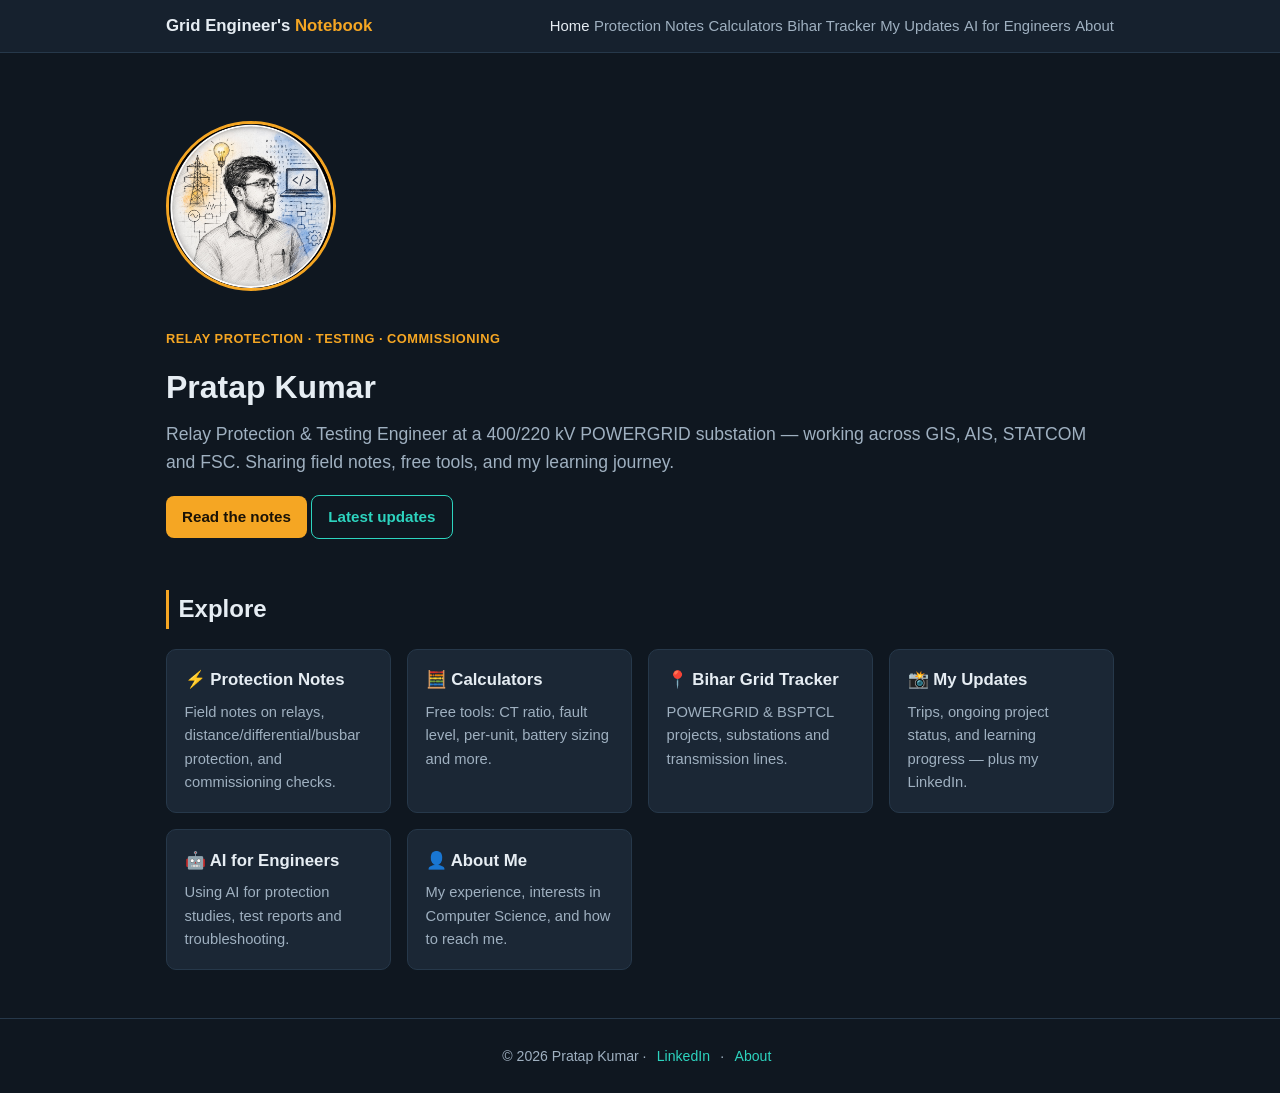
<file: index.html>
<!DOCTYPE html>
<html lang="en">
<head>
  <meta charset="UTF-8">
  <meta name="viewport" content="width=device-width, initial-scale=1.0">
  <title>Pratap Kumar — Grid Engineer's Notebook</title>
  <meta name="description" content="Relay protection, testing & commissioning notes, free calculators, and updates by Pratap Kumar, POWERGRID engineer.">
  <link rel="icon" type="image/jpeg" href="assets/images/profile.jpg">
  <link rel="stylesheet" href="style.css">
</head>
<body>
  <header class="site">
    <div class="nav-inner">
      <a class="brand" href="index.html">Grid Engineer's <span>Notebook</span></a>
      <nav>
        <a href="index.html" class="active">Home</a>
        <a href="notes/index.html">Protection Notes</a>
        <a href="calculators/index.html">Calculators</a>
        <a href="bihar-tracker/index.html">Bihar Tracker</a>
        <a href="updates/index.html">My Updates</a>
        <a href="ai-for-engineers/index.html">AI for Engineers</a>
        <a href="about.html">About</a>
      </nav>
    </div>
  </header>

  <main>
    <section class="hero">
      <div class="hero-flex">
        <img class="profile-img large" src="assets/images/profile.jpg" alt="Portrait of Pratap Kumar">
        <div>
          <p class="tag">Relay Protection · Testing · Commissioning</p>
          <h1>Pratap Kumar</h1>
          <p class="lead">Relay Protection &amp; Testing Engineer at a 400/220&nbsp;kV POWERGRID substation — working across GIS, AIS, STATCOM and FSC. Sharing field notes, free tools, and my learning journey.</p>
          <a class="btn" href="notes/index.html">Read the notes</a>
          <a class="btn outline" href="updates/index.html">Latest updates</a>
        </div>
      </div>
    </section>

    <h2>Explore</h2>
    <div class="grid">
      <a class="card" href="notes/index.html">
        <h3>⚡ Protection Notes</h3>
        <p>Field notes on relays, distance/differential/busbar protection, and commissioning checks.</p>
      </a>
      <a class="card" href="calculators/index.html">
        <h3>🧮 Calculators</h3>
        <p>Free tools: CT ratio, fault level, per-unit, battery sizing and more.</p>
      </a>
      <a class="card" href="bihar-tracker/index.html">
        <h3>📍 Bihar Grid Tracker</h3>
        <p>POWERGRID &amp; BSPTCL projects, substations and transmission lines.</p>
      </a>
      <a class="card" href="updates/index.html">
        <h3>📸 My Updates</h3>
        <p>Trips, ongoing project status, and learning progress — plus my LinkedIn.</p>
      </a>
      <a class="card" href="ai-for-engineers/index.html">
        <h3>🤖 AI for Engineers</h3>
        <p>Using AI for protection studies, test reports and troubleshooting.</p>
      </a>
      <a class="card" href="about.html">
        <h3>👤 About Me</h3>
        <p>My experience, interests in Computer Science, and how to reach me.</p>
      </a>
    </div>
  </main>

  <footer class="site">
    <div>
      © <span id="year"></span> Pratap Kumar ·
      <a href="https://www.linkedin.com/in/pratap-kumar-684b3a3b4/" target="_blank" rel="noopener">LinkedIn</a> ·
      <a href="about.html">About</a>
    </div>
  </footer>
  <script src="script.js"></script>
</body>
</html>
</file>
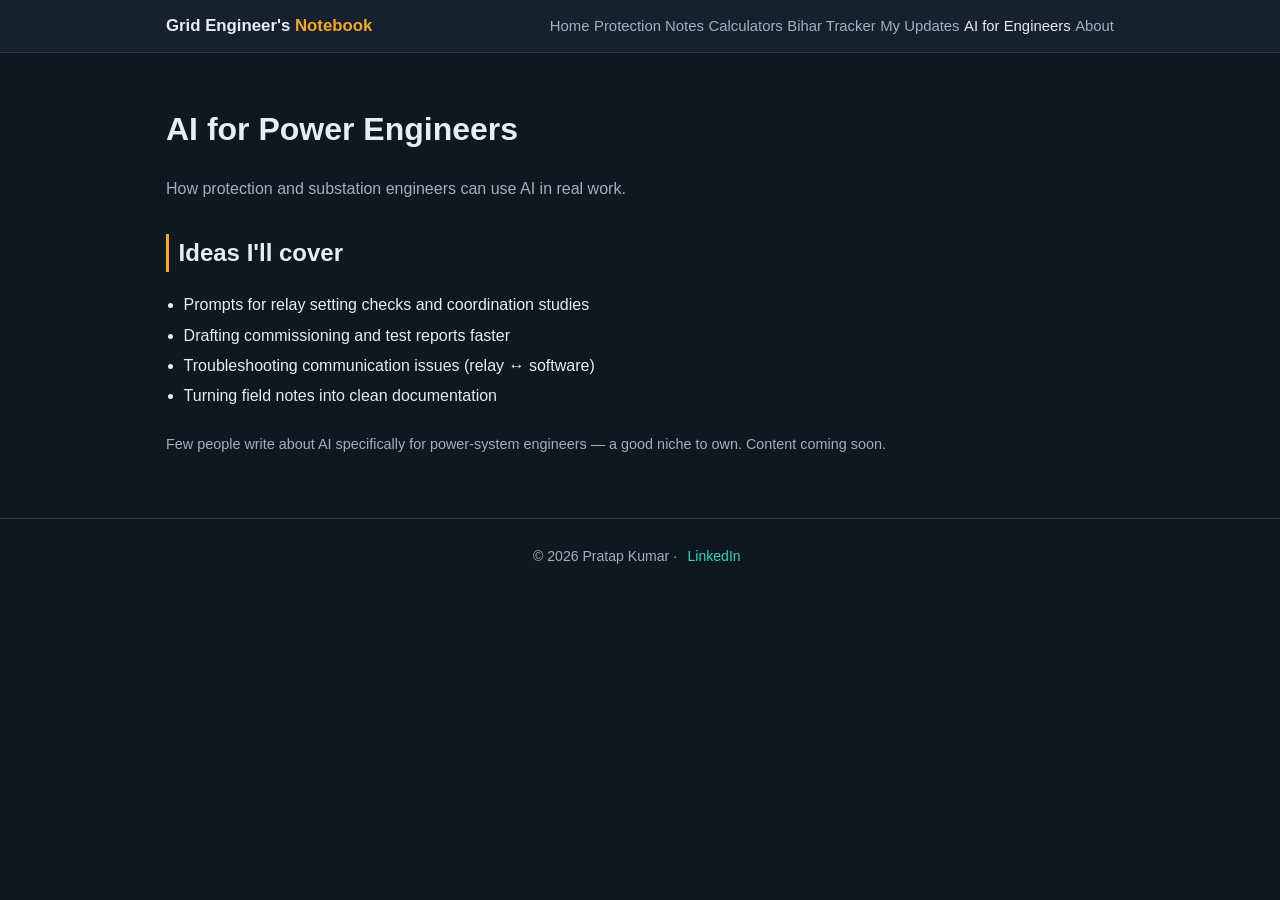
<file: ai-for-engineers/index.html>
<!DOCTYPE html>
<html lang="en">
<head>
  <meta charset="UTF-8">
  <meta name="viewport" content="width=device-width, initial-scale=1.0">
  <title>AI for Engineers — Grid Engineer's Notebook</title>
  <link rel="stylesheet" href="../style.css">
</head>
<body>
  <header class="site">
    <div class="nav-inner">
      <a class="brand" href="../index.html">Grid Engineer's <span>Notebook</span></a>
      <nav>
        <a href="../index.html">Home</a>
        <a href="../notes/index.html">Protection Notes</a>
        <a href="../calculators/index.html">Calculators</a>
        <a href="../bihar-tracker/index.html">Bihar Tracker</a>
        <a href="../updates/index.html">My Updates</a>
        <a href="index.html" class="active">AI for Engineers</a>
        <a href="../about.html">About</a>
      </nav>
    </div>
  </header>

  <main>
    <h1>AI for Power Engineers</h1>
    <p class="lead muted">How protection and substation engineers can use AI in real work.</p>

    <h2>Ideas I'll cover</h2>
    <ul class="clean">
      <li>Prompts for relay setting checks and coordination studies</li>
      <li>Drafting commissioning and test reports faster</li>
      <li>Troubleshooting communication issues (relay ↔ software)</li>
      <li>Turning field notes into clean documentation</li>
    </ul>

    <p class="muted" style="margin-top:1.5rem;font-size:0.9rem;">
      Few people write about AI specifically for power-system engineers — a good niche to own. Content coming soon.
    </p>
  </main>

  <footer class="site">
    <div>© <span id="year"></span> Pratap Kumar ·
      <a href="https://www.linkedin.com/in/pratap-kumar-684b3a3b4/" target="_blank" rel="noopener">LinkedIn</a></div>
  </footer>
  <script src="../script.js"></script>
</body>
</html>
</file>
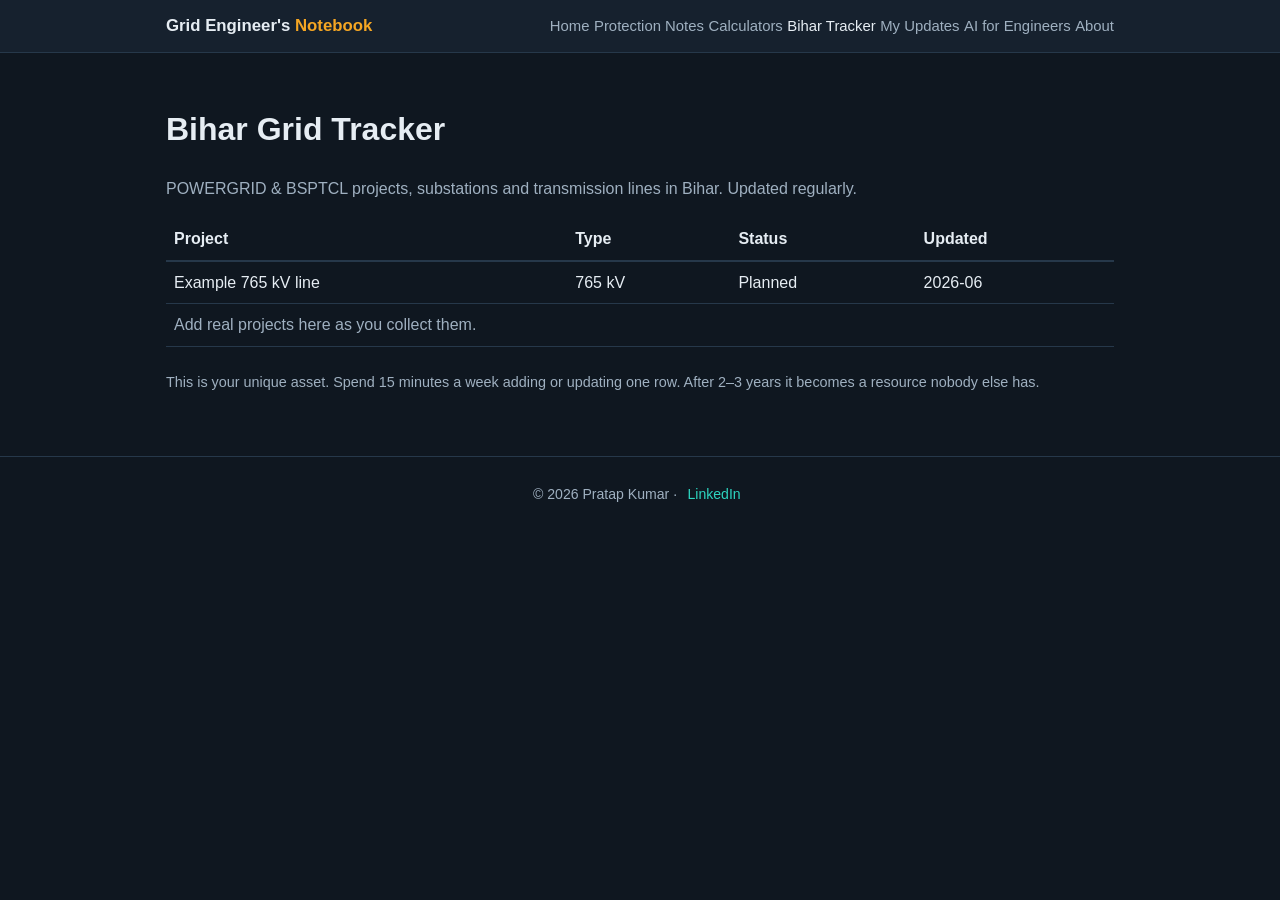
<file: bihar-tracker/index.html>
<!DOCTYPE html>
<html lang="en">
<head>
  <meta charset="UTF-8">
  <meta name="viewport" content="width=device-width, initial-scale=1.0">
  <title>Bihar Grid Tracker — Grid Engineer's Notebook</title>
  <link rel="stylesheet" href="../style.css">
</head>
<body>
  <header class="site">
    <div class="nav-inner">
      <a class="brand" href="../index.html">Grid Engineer's <span>Notebook</span></a>
      <nav>
        <a href="../index.html">Home</a>
        <a href="../notes/index.html">Protection Notes</a>
        <a href="../calculators/index.html">Calculators</a>
        <a href="index.html" class="active">Bihar Tracker</a>
        <a href="../updates/index.html">My Updates</a>
        <a href="../ai-for-engineers/index.html">AI for Engineers</a>
        <a href="../about.html">About</a>
      </nav>
    </div>
  </header>

  <main>
    <h1>Bihar Grid Tracker</h1>
    <p class="lead muted">POWERGRID &amp; BSPTCL projects, substations and transmission lines in Bihar. Updated regularly.</p>

    <table style="width:100%;border-collapse:collapse;margin-top:1rem;">
      <thead>
        <tr style="text-align:left;border-bottom:2px solid var(--border);">
          <th style="padding:0.5rem;">Project</th>
          <th style="padding:0.5rem;">Type</th>
          <th style="padding:0.5rem;">Status</th>
          <th style="padding:0.5rem;">Updated</th>
        </tr>
      </thead>
      <tbody>
        <tr style="border-bottom:1px solid var(--border);">
          <td style="padding:0.5rem;">Example 765 kV line</td>
          <td style="padding:0.5rem;">765 kV</td>
          <td style="padding:0.5rem;">Planned</td>
          <td style="padding:0.5rem;">2026-06</td>
        </tr>
        <tr style="border-bottom:1px solid var(--border);">
          <td style="padding:0.5rem;" class="muted" colspan="4">Add real projects here as you collect them.</td>
        </tr>
      </tbody>
    </table>

    <p class="muted" style="margin-top:1.5rem;font-size:0.9rem;">
      This is your unique asset. Spend 15 minutes a week adding or updating one row. After 2–3 years it becomes a resource nobody else has.
    </p>
  </main>

  <footer class="site">
    <div>© <span id="year"></span> Pratap Kumar ·
      <a href="https://www.linkedin.com/in/pratap-kumar-684b3a3b4/" target="_blank" rel="noopener">LinkedIn</a></div>
  </footer>
  <script src="../script.js"></script>
</body>
</html>
</file>
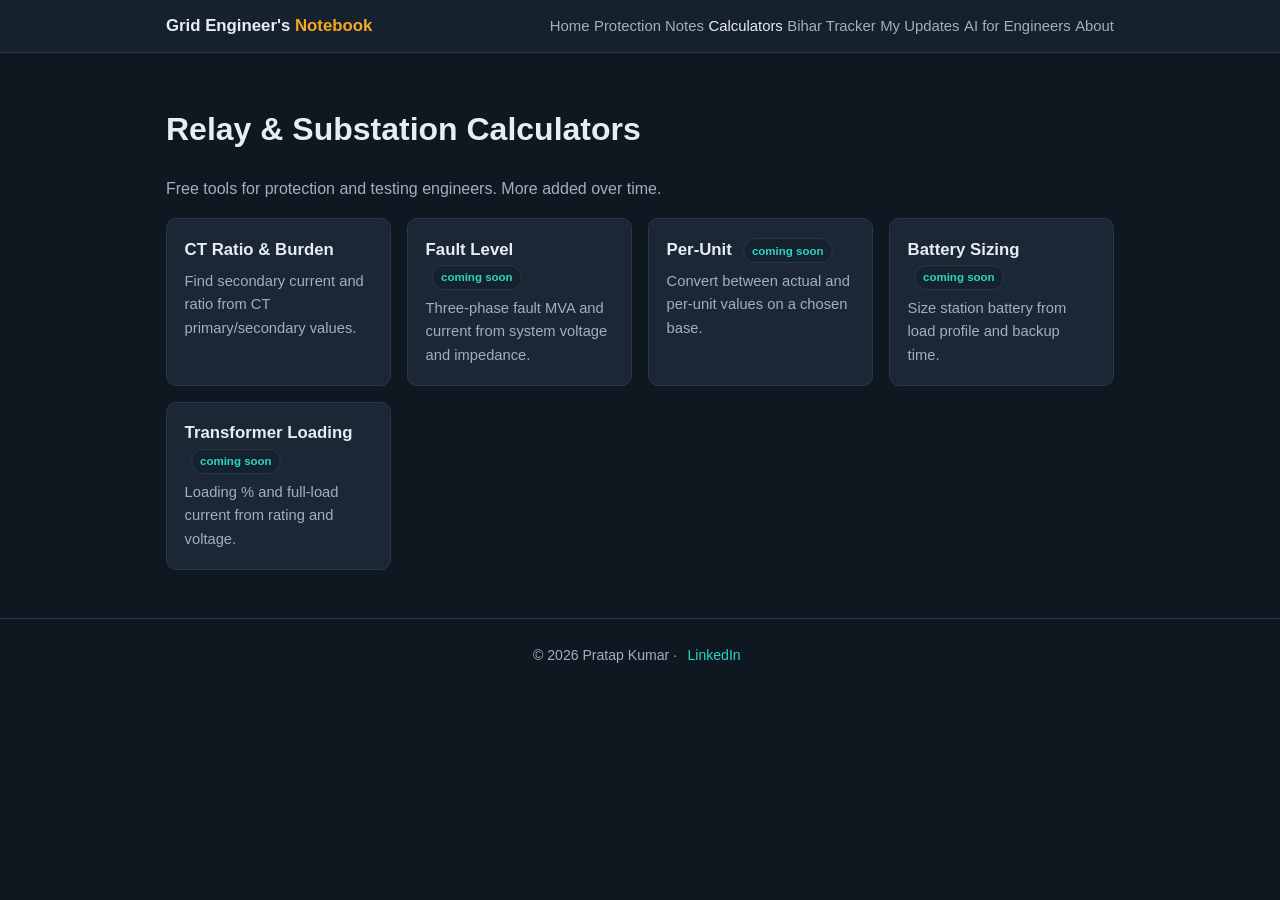
<file: calculators/index.html>
<!DOCTYPE html>
<html lang="en">
<head>
  <meta charset="UTF-8">
  <meta name="viewport" content="width=device-width, initial-scale=1.0">
  <title>Calculators — Grid Engineer's Notebook</title>
  <link rel="stylesheet" href="../style.css">
</head>
<body>
  <header class="site">
    <div class="nav-inner">
      <a class="brand" href="../index.html">Grid Engineer's <span>Notebook</span></a>
      <nav>
        <a href="../index.html">Home</a>
        <a href="../notes/index.html">Protection Notes</a>
        <a href="index.html" class="active">Calculators</a>
        <a href="../bihar-tracker/index.html">Bihar Tracker</a>
        <a href="../updates/index.html">My Updates</a>
        <a href="../ai-for-engineers/index.html">AI for Engineers</a>
        <a href="../about.html">About</a>
      </nav>
    </div>
  </header>

  <main>
    <h1>Relay &amp; Substation Calculators</h1>
    <p class="lead muted">Free tools for protection and testing engineers. More added over time.</p>

    <div class="grid">
      <a class="card" href="ct-ratio.html">
        <h3>CT Ratio &amp; Burden</h3>
        <p>Find secondary current and ratio from CT primary/secondary values.</p>
      </a>
      <div class="card">
        <h3>Fault Level <span class="badge">coming soon</span></h3>
        <p>Three-phase fault MVA and current from system voltage and impedance.</p>
      </div>
      <div class="card">
        <h3>Per-Unit <span class="badge">coming soon</span></h3>
        <p>Convert between actual and per-unit values on a chosen base.</p>
      </div>
      <div class="card">
        <h3>Battery Sizing <span class="badge">coming soon</span></h3>
        <p>Size station battery from load profile and backup time.</p>
      </div>
      <div class="card">
        <h3>Transformer Loading <span class="badge">coming soon</span></h3>
        <p>Loading % and full-load current from rating and voltage.</p>
      </div>
    </div>
  </main>

  <footer class="site">
    <div>© <span id="year"></span> Pratap Kumar ·
      <a href="https://www.linkedin.com/in/pratap-kumar-684b3a3b4/" target="_blank" rel="noopener">LinkedIn</a></div>
  </footer>
  <script src="../script.js"></script>
</body>
</html>
</file>
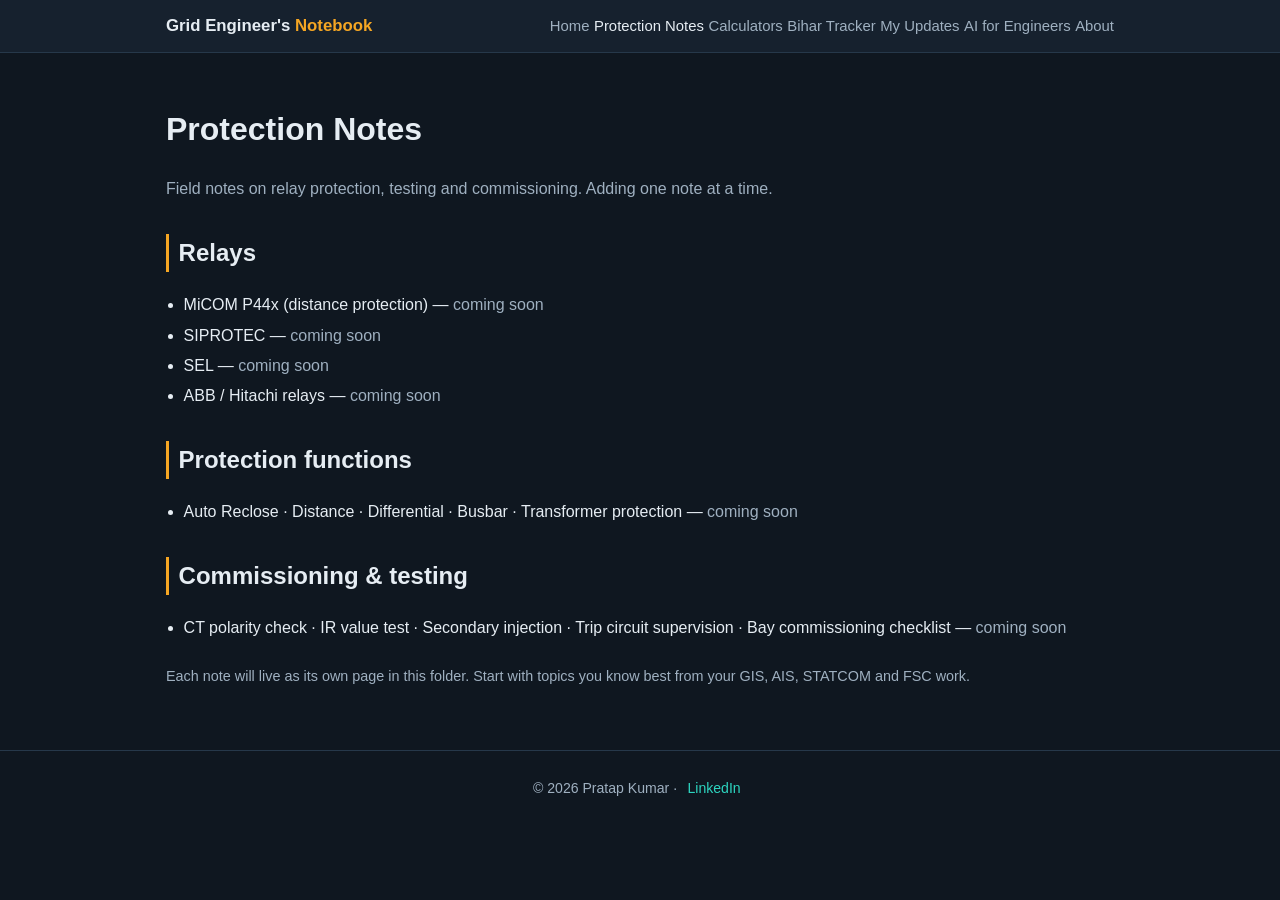
<file: notes/index.html>
<!DOCTYPE html>
<html lang="en">
<head>
  <meta charset="UTF-8">
  <meta name="viewport" content="width=device-width, initial-scale=1.0">
  <title>Protection Notes — Grid Engineer's Notebook</title>
  <link rel="stylesheet" href="../style.css">
</head>
<body>
  <header class="site">
    <div class="nav-inner">
      <a class="brand" href="../index.html">Grid Engineer's <span>Notebook</span></a>
      <nav>
        <a href="../index.html">Home</a>
        <a href="index.html" class="active">Protection Notes</a>
        <a href="../calculators/index.html">Calculators</a>
        <a href="../bihar-tracker/index.html">Bihar Tracker</a>
        <a href="../updates/index.html">My Updates</a>
        <a href="../ai-for-engineers/index.html">AI for Engineers</a>
        <a href="../about.html">About</a>
      </nav>
    </div>
  </header>

  <main>
    <h1>Protection Notes</h1>
    <p class="lead muted">Field notes on relay protection, testing and commissioning. Adding one note at a time.</p>

    <h2>Relays</h2>
    <ul class="clean">
      <li>MiCOM P44x (distance protection) — <span class="muted">coming soon</span></li>
      <li>SIPROTEC — <span class="muted">coming soon</span></li>
      <li>SEL — <span class="muted">coming soon</span></li>
      <li>ABB / Hitachi relays — <span class="muted">coming soon</span></li>
    </ul>

    <h2>Protection functions</h2>
    <ul class="clean">
      <li>Auto Reclose · Distance · Differential · Busbar · Transformer protection — <span class="muted">coming soon</span></li>
    </ul>

    <h2>Commissioning &amp; testing</h2>
    <ul class="clean">
      <li>CT polarity check · IR value test · Secondary injection · Trip circuit supervision · Bay commissioning checklist — <span class="muted">coming soon</span></li>
    </ul>

    <p class="muted" style="margin-top:1.5rem;font-size:0.9rem;">
      Each note will live as its own page in this folder. Start with topics you know best from your GIS, AIS, STATCOM and FSC work.
    </p>
  </main>

  <footer class="site">
    <div>© <span id="year"></span> Pratap Kumar ·
      <a href="https://www.linkedin.com/in/pratap-kumar-684b3a3b4/" target="_blank" rel="noopener">LinkedIn</a></div>
  </footer>
  <script src="../script.js"></script>
</body>
</html>
</file>
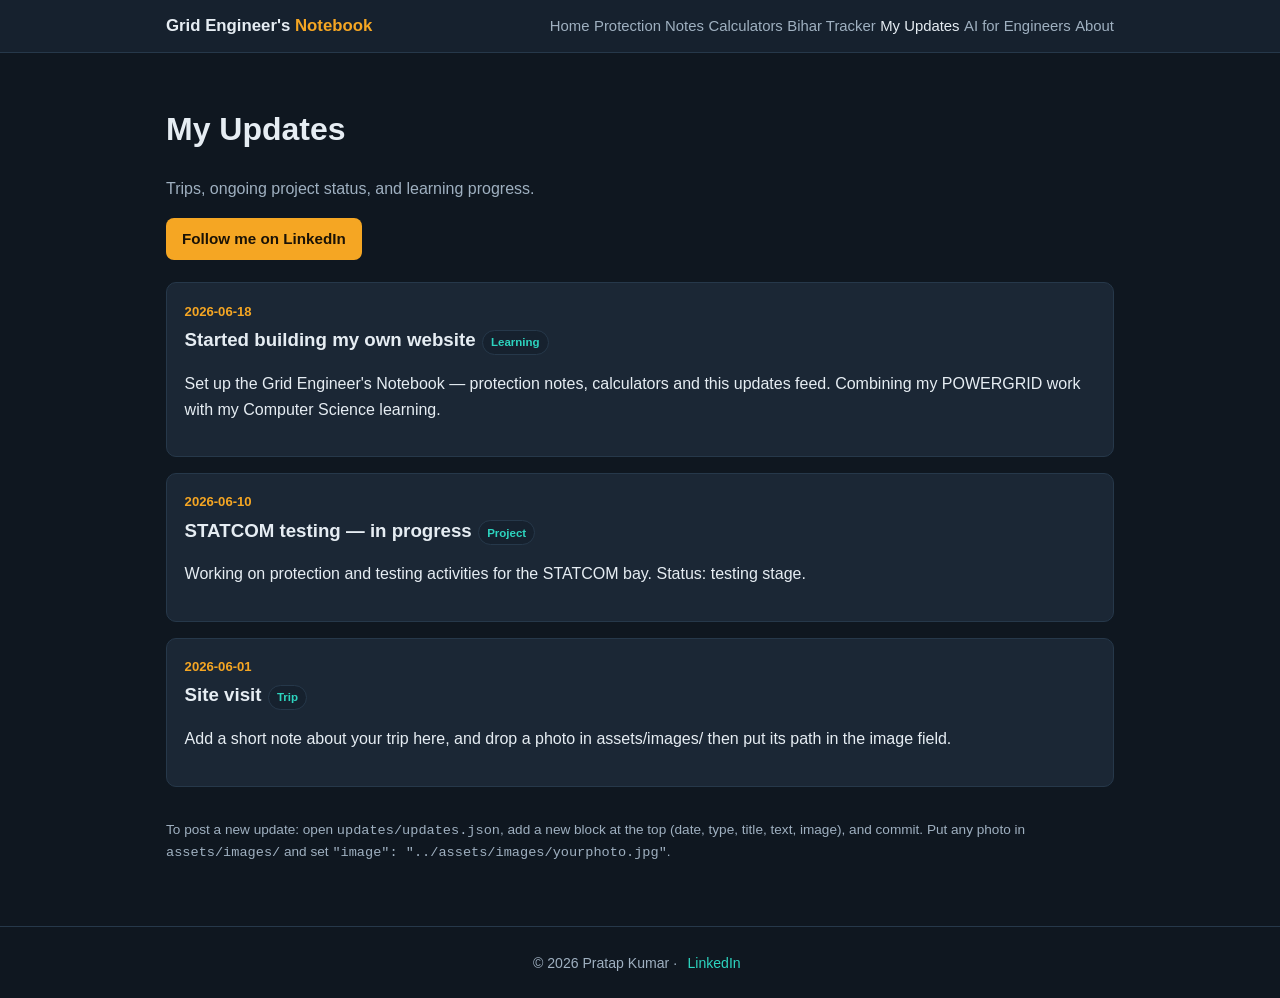
<file: updates/index.html>
<!DOCTYPE html>
<html lang="en">
<head>
  <meta charset="UTF-8">
  <meta name="viewport" content="width=device-width, initial-scale=1.0">
  <title>My Updates — Pratap Kumar</title>
  <link rel="stylesheet" href="../style.css">
</head>
<body>
  <header class="site">
    <div class="nav-inner">
      <a class="brand" href="../index.html">Grid Engineer's <span>Notebook</span></a>
      <nav>
        <a href="../index.html">Home</a>
        <a href="../notes/index.html">Protection Notes</a>
        <a href="../calculators/index.html">Calculators</a>
        <a href="../bihar-tracker/index.html">Bihar Tracker</a>
        <a href="index.html" class="active">My Updates</a>
        <a href="../ai-for-engineers/index.html">AI for Engineers</a>
        <a href="../about.html">About</a>
      </nav>
    </div>
  </header>

  <main>
    <h1>My Updates</h1>
    <p class="lead muted">Trips, ongoing project status, and learning progress.</p>
    <p>
      <a class="btn" href="https://www.linkedin.com/in/pratap-kumar-684b3a3b4/" target="_blank" rel="noopener">Follow me on LinkedIn</a>
    </p>

    <div id="feed" style="margin-top:1.4rem;">
      <p class="muted">Loading updates…</p>
    </div>

    <p class="muted" style="margin-top:2rem;font-size:0.85rem;">
      To post a new update: open <code>updates/updates.json</code>, add a new block at the top
      (date, type, title, text, image), and commit. Put any photo in <code>assets/images/</code>
      and set <code>"image": "../assets/images/yourphoto.jpg"</code>.
    </p>
  </main>

  <footer class="site">
    <div>
      © <span id="year"></span> Pratap Kumar ·
      <a href="https://www.linkedin.com/in/pratap-kumar-684b3a3b4/" target="_blank" rel="noopener">LinkedIn</a>
    </div>
  </footer>

  <script src="../script.js"></script>
  <script>
    // Load updates from updates.json and render newest-first.
    fetch("updates.json")
      .then(function (r) { return r.json(); })
      .then(function (items) {
        items.sort(function (a, b) { return b.date.localeCompare(a.date); });
        var feed = document.getElementById("feed");
        feed.innerHTML = "";
        items.forEach(function (u) {
          var el = document.createElement("article");
          el.className = "update";
          var img = u.image ? '<img src="' + u.image + '" alt="">' : "";
          var badge = u.type ? '<span class="badge">' + u.type + "</span>" : "";
          el.innerHTML =
            '<div class="date">' + u.date + "</div>" +
            "<h3>" + u.title + badge + "</h3>" +
            "<p>" + u.text + "</p>" + img;
          feed.appendChild(el);
        });
      })
      .catch(function () {
        document.getElementById("feed").innerHTML =
          '<p class="muted">Updates will appear here once the site is published.</p>';
      });
  </script>
</body>
</html>
</file>
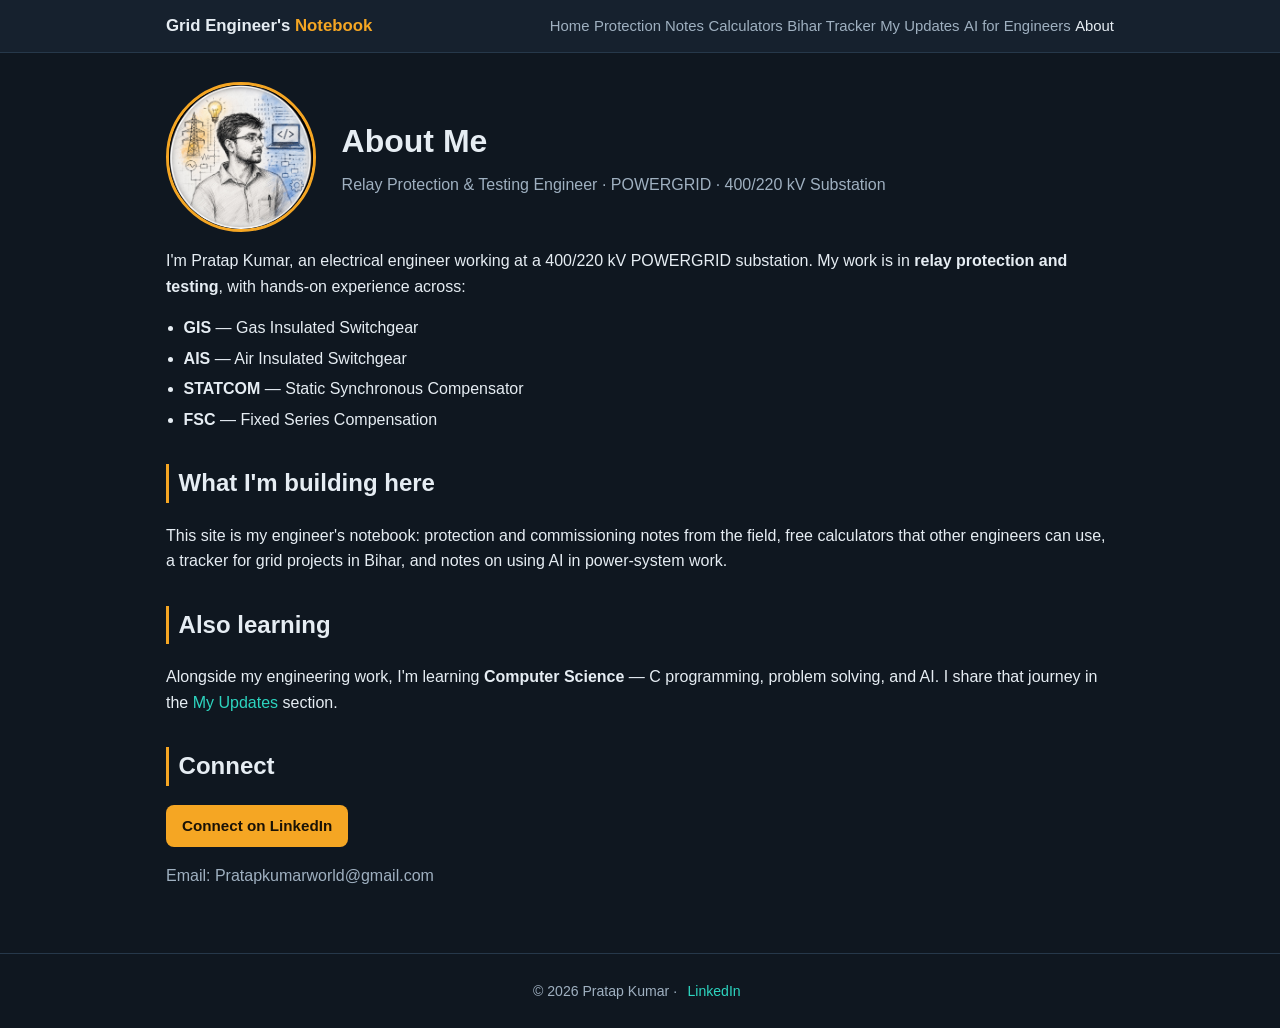
<file: about.html>
<!DOCTYPE html>
<html lang="en">
<head>
  <meta charset="UTF-8">
  <meta name="viewport" content="width=device-width, initial-scale=1.0">
  <title>About — Pratap Kumar</title>
  <link rel="icon" type="image/jpeg" href="assets/images/profile.jpg">
  <link rel="stylesheet" href="style.css">
</head>
<body>
  <header class="site">
    <div class="nav-inner">
      <a class="brand" href="index.html">Grid Engineer's <span>Notebook</span></a>
      <nav>
        <a href="index.html">Home</a>
        <a href="notes/index.html">Protection Notes</a>
        <a href="calculators/index.html">Calculators</a>
        <a href="bihar-tracker/index.html">Bihar Tracker</a>
        <a href="updates/index.html">My Updates</a>
        <a href="ai-for-engineers/index.html">AI for Engineers</a>
        <a href="about.html" class="active">About</a>
      </nav>
    </div>
  </header>

  <main>
    <div class="hero-flex" style="margin-bottom:1rem;">
      <img class="profile-img" src="assets/images/profile.jpg" alt="Portrait of Pratap Kumar">
      <div>
        <h1 style="margin:0;">About Me</h1>
        <p class="lead muted" style="margin:0.3rem 0 0;">Relay Protection &amp; Testing Engineer · POWERGRID · 400/220&nbsp;kV Substation</p>
      </div>
    </div>

    <p>I'm Pratap Kumar, an electrical engineer working at a 400/220&nbsp;kV POWERGRID substation. My work is in
    <strong>relay protection and testing</strong>, with hands-on experience across:</p>
    <ul class="clean">
      <li><strong>GIS</strong> — Gas Insulated Switchgear</li>
      <li><strong>AIS</strong> — Air Insulated Switchgear</li>
      <li><strong>STATCOM</strong> — Static Synchronous Compensator</li>
      <li><strong>FSC</strong> — Fixed Series Compensation</li>
    </ul>

    <h2>What I'm building here</h2>
    <p>This site is my engineer's notebook: protection and commissioning notes from the field, free calculators
    that other engineers can use, a tracker for grid projects in Bihar, and notes on using AI in power-system work.</p>

    <h2>Also learning</h2>
    <p>Alongside my engineering work, I'm learning <strong>Computer Science</strong> — C programming, problem solving,
    and AI. I share that journey in the <a href="updates/index.html">My Updates</a> section.</p>

    <h2>Connect</h2>
    <p>
      <a class="btn" href="https://www.linkedin.com/in/pratap-kumar-684b3a3b4/" target="_blank" rel="noopener">Connect on LinkedIn</a>
    </p>
    <p class="muted">Email: Pratapkumarworld@gmail.com</p>
  </main>

  <footer class="site">
    <div>
      © <span id="year"></span> Pratap Kumar ·
      <a href="https://www.linkedin.com/in/pratap-kumar-684b3a3b4/" target="_blank" rel="noopener">LinkedIn</a>
    </div>
  </footer>
  <script src="script.js"></script>
</body>
</html>
</file>
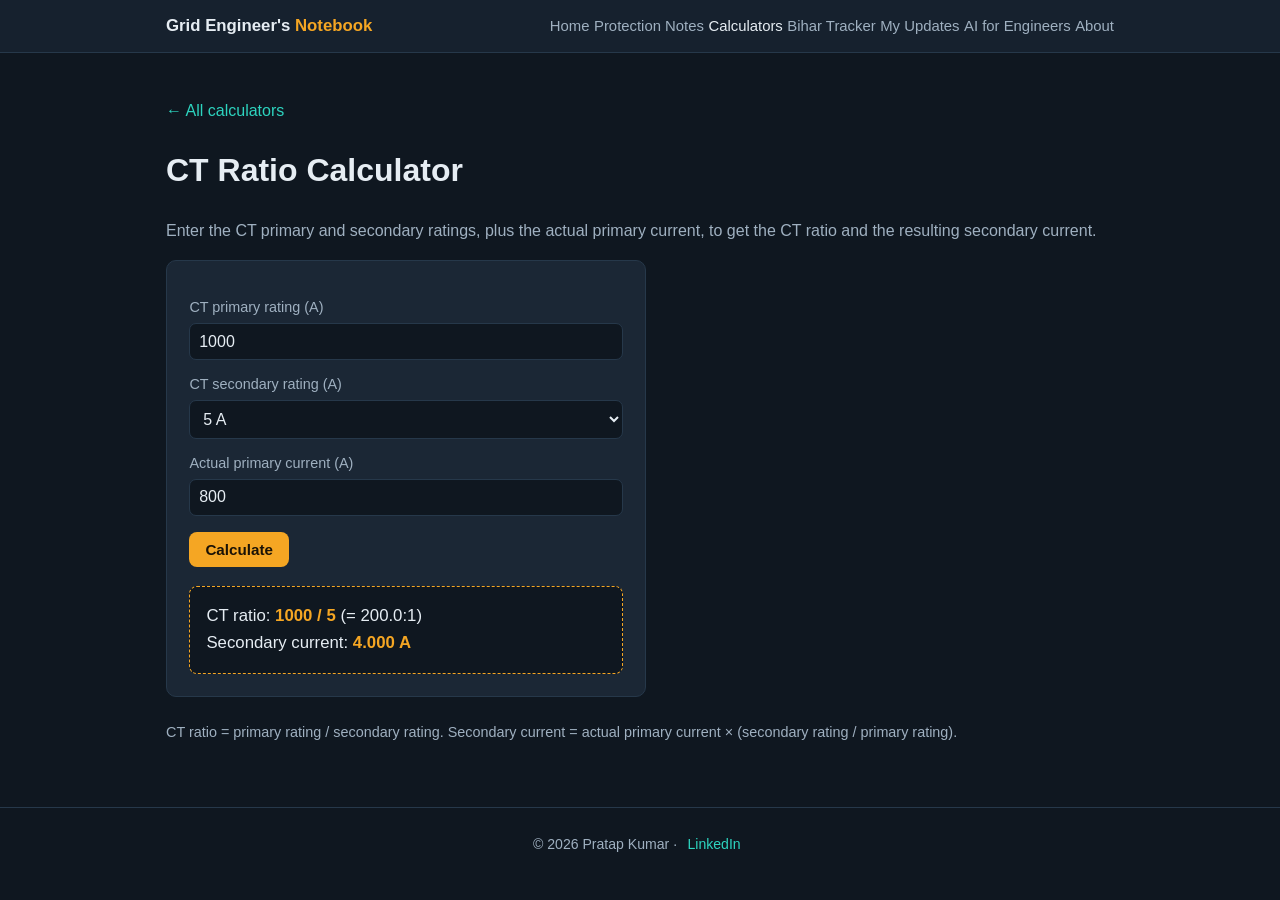
<file: calculators/ct-ratio.html>
<!DOCTYPE html>
<html lang="en">
<head>
  <meta charset="UTF-8">
  <meta name="viewport" content="width=device-width, initial-scale=1.0">
  <title>CT Ratio Calculator — Grid Engineer's Notebook</title>
  <link rel="stylesheet" href="../style.css">
</head>
<body>
  <header class="site">
    <div class="nav-inner">
      <a class="brand" href="../index.html">Grid Engineer's <span>Notebook</span></a>
      <nav>
        <a href="../index.html">Home</a>
        <a href="../notes/index.html">Protection Notes</a>
        <a href="index.html" class="active">Calculators</a>
        <a href="../bihar-tracker/index.html">Bihar Tracker</a>
        <a href="../updates/index.html">My Updates</a>
        <a href="../ai-for-engineers/index.html">AI for Engineers</a>
        <a href="../about.html">About</a>
      </nav>
    </div>
  </header>

  <main>
    <p><a href="index.html">← All calculators</a></p>
    <h1>CT Ratio Calculator</h1>
    <p class="lead muted">Enter the CT primary and secondary ratings, plus the actual primary current, to get the CT ratio and the resulting secondary current.</p>

    <div class="calc">
      <label for="prim">CT primary rating (A)</label>
      <input type="number" id="prim" value="1000" min="0" step="any">

      <label for="sec">CT secondary rating (A)</label>
      <select id="sec">
        <option value="1">1 A</option>
        <option value="5" selected>5 A</option>
      </select>

      <label for="iprim">Actual primary current (A)</label>
      <input type="number" id="iprim" value="800" min="0" step="any">

      <button class="btn" id="calcBtn" style="margin-top:1rem;">Calculate</button>

      <div class="result" id="result" style="display:none;"></div>
    </div>

    <p class="muted" style="margin-top:1.5rem;font-size:0.9rem;">
      CT ratio = primary rating / secondary rating. Secondary current = actual primary current × (secondary rating / primary rating).
    </p>
  </main>

  <footer class="site">
    <div>© <span id="year"></span> Pratap Kumar ·
      <a href="https://www.linkedin.com/in/pratap-kumar-684b3a3b4/" target="_blank" rel="noopener">LinkedIn</a></div>
  </footer>

  <script src="../script.js"></script>
  <script>
    function calcCT() {
      var prim = parseFloat(document.getElementById("prim").value);
      var sec = parseFloat(document.getElementById("sec").value);
      var iprim = parseFloat(document.getElementById("iprim").value);
      var out = document.getElementById("result");

      if (!(prim > 0) || !(sec > 0) || isNaN(iprim)) {
        out.style.display = "block";
        out.innerHTML = "Please enter valid positive numbers.";
        return;
      }

      var ratio = prim / sec;                 // e.g. 1000/5 = 200
      var isec = iprim * (sec / prim);        // secondary current

      out.style.display = "block";
      out.innerHTML =
        "CT ratio: <strong>" + prim + " / " + sec + "</strong> (= " + ratio.toFixed(1) + ":1)<br>" +
        "Secondary current: <strong>" + isec.toFixed(3) + " A</strong>";
    }
    document.getElementById("calcBtn").addEventListener("click", calcCT);
    calcCT(); // show a result on load
  </script>
</body>
</html>
</file>
<file: style.css>
/* ===== Grid Engineer's Notebook — shared styles ===== */
:root {
  --bg: #0f1720;
  --bg-soft: #16212e;
  --card: #1b2735;
  --text: #e6edf3;
  --muted: #9fb0c0;
  --accent: #f5a623;      /* electric amber */
  --accent-2: #2dd4bf;    /* teal */
  --border: #26384a;
  --max: 980px;
}

* { box-sizing: border-box; }

body {
  margin: 0;
  font-family: -apple-system, "Segoe UI", Roboto, Helvetica, Arial, sans-serif;
  background: var(--bg);
  color: var(--text);
  line-height: 1.6;
}

a { color: var(--accent-2); text-decoration: none; }
a:hover { text-decoration: underline; }

/* ---- Header / nav ---- */
header.site {
  background: var(--bg-soft);
  border-bottom: 1px solid var(--border);
  position: sticky;
  top: 0;
  z-index: 10;
}
.nav-inner {
  max-width: var(--max);
  margin: 0 auto;
  padding: 0.8rem 1rem;
  display: flex;
  align-items: center;
  flex-wrap: wrap;
  gap: 0.4rem 1.1rem;
}
.brand {
  font-weight: 700;
  color: var(--text);
  margin-right: auto;
  font-size: 1.05rem;
}
.brand span { color: var(--accent); }
nav a {
  color: var(--muted);
  font-size: 0.93rem;
}
nav a:hover, nav a.active { color: var(--text); text-decoration: none; }

/* ---- Layout ---- */
main { max-width: var(--max); margin: 0 auto; padding: 1.8rem 1rem 3rem; }
.hero { padding: 2.4rem 0 1.2rem; }
.hero-flex { display: flex; align-items: center; gap: 1.6rem; flex-wrap: wrap; }
.profile-img {
  width: 150px; height: 150px; border-radius: 50%;
  object-fit: cover; border: 3px solid var(--accent);
  flex-shrink: 0; background: #fff;
}
.profile-img.large { width: 170px; height: 170px; }
.hero h1 { font-size: 2rem; margin: 0 0 0.4rem; }
.hero p.lead { color: var(--muted); font-size: 1.1rem; margin: 0.3rem 0 1.2rem; }
.tag { color: var(--accent); font-weight: 600; letter-spacing: 0.04em; text-transform: uppercase; font-size: 0.8rem; }

h2 { margin-top: 2rem; border-left: 3px solid var(--accent); padding-left: 0.6rem; }

/* ---- Cards grid ---- */
.grid {
  display: grid;
  grid-template-columns: repeat(auto-fill, minmax(220px, 1fr));
  gap: 1rem;
  margin-top: 1rem;
}
.card {
  background: var(--card);
  border: 1px solid var(--border);
  border-radius: 10px;
  padding: 1.1rem;
  display: block;
  color: var(--text);
  transition: border-color .15s, transform .15s;
}
.card:hover { border-color: var(--accent); transform: translateY(-2px); text-decoration: none; }
.card h3 { margin: 0 0 0.4rem; font-size: 1.05rem; }
.card p { margin: 0; color: var(--muted); font-size: 0.92rem; }

/* ---- Buttons ---- */
.btn {
  display: inline-block;
  background: var(--accent);
  color: #1a1206;
  font-weight: 600;
  padding: 0.55rem 1rem;
  border-radius: 8px;
  border: none;
  cursor: pointer;
  font-size: 0.95rem;
}
.btn:hover { text-decoration: none; opacity: 0.92; }
.btn.outline { background: transparent; color: var(--accent-2); border: 1px solid var(--accent-2); }

/* ---- Calculator ---- */
.calc { background: var(--card); border: 1px solid var(--border); border-radius: 10px; padding: 1.4rem; max-width: 480px; }
.calc label { display: block; margin: 0.8rem 0 0.25rem; font-size: 0.9rem; color: var(--muted); }
.calc input, .calc select {
  width: 100%; padding: 0.55rem; border-radius: 7px;
  border: 1px solid var(--border); background: var(--bg); color: var(--text); font-size: 1rem;
}
.result { margin-top: 1.2rem; padding: 1rem; background: var(--bg); border-radius: 8px; border: 1px dashed var(--accent); font-size: 1.05rem; }
.result strong { color: var(--accent); }

/* ---- Updates feed ---- */
.update {
  background: var(--card); border: 1px solid var(--border); border-radius: 10px;
  padding: 1.1rem; margin-bottom: 1rem;
}
.update .date { color: var(--accent); font-size: 0.82rem; font-weight: 600; }
.update h3 { margin: 0.2rem 0 0.5rem; }
.update img { max-width: 100%; border-radius: 8px; margin-top: 0.6rem; }
.badge { display:inline-block; font-size:0.72rem; padding:0.15rem 0.5rem; border-radius:20px; background:var(--bg-soft); color:var(--accent-2); border:1px solid var(--border); margin-left:0.4rem;}

/* ---- Footer ---- */
footer.site {
  border-top: 1px solid var(--border);
  color: var(--muted);
  font-size: 0.88rem;
  text-align: center;
  padding: 1.6rem 1rem;
}
footer.site a { margin: 0 0.4rem; }

.muted { color: var(--muted); }
ul.clean { padding-left: 1.1rem; }
ul.clean li { margin: 0.3rem 0; }
</file>
